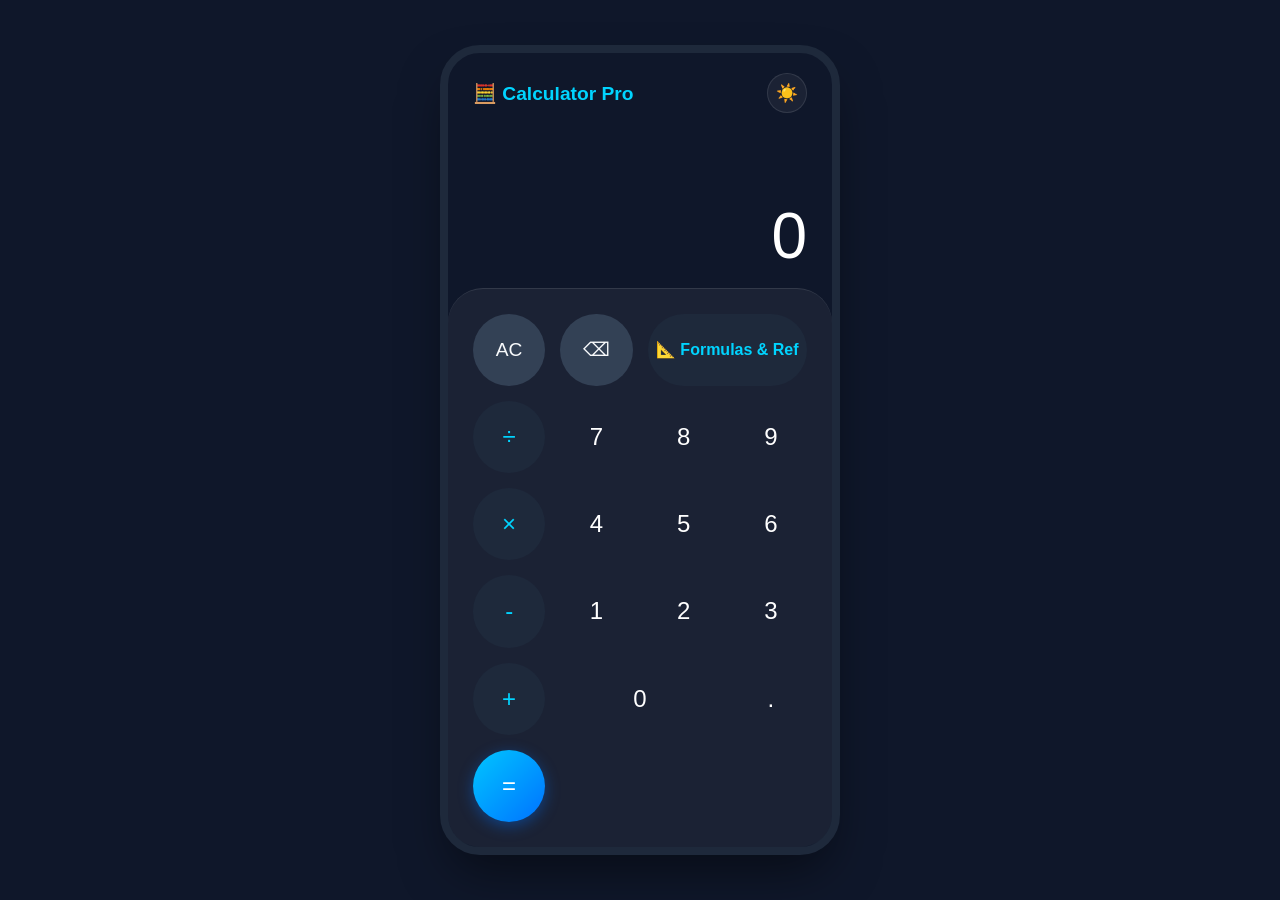
<file: index.html>
<!DOCTYPE html>
<html lang="en">
<head>
    <meta charset="UTF-8">
    <meta name="viewport" content="width=device-width, initial-scale=1.0, maximum-scale=1.0, user-scalable=no">
    <title>Smart Mobile Calculator Pro</title>
    <link rel="stylesheet" href="style.css">
</head>
<body>

<div class="mobile-frame">
    <!-- Header -->
    <header class="app-header">
        <h2>🧮 Calculator Pro</h2>
        <button id="themeToggleBtn" onclick="toggleTheme()" aria-label="Toggle Theme">☀️</button>
    </header>

    <!-- Display Screen -->
    <div class="display-screen">
        <div class="expression-display" id="expressionDisplay"></div>
        <div class="result-value" id="resultDisplay">0</div>
    </div>

    <!-- Mobile Keypad -->
    <div class="keypad">
        <button class="btn-action" onclick="clearAll()">AC</button>
        <button class="btn-action" onclick="deleteLast()">⌫</button>
        <button class="btn-formula" onclick="openModal()">📐 Formulas & Ref</button>
        <button class="btn-operator" onclick="appendChar('÷')">÷</button>

        <button class="btn-number" onclick="appendChar('7')">7</button>
        <button class="btn-number" onclick="appendChar('8')">8</button>
        <button class="btn-number" onclick="appendChar('9')">9</button>
        <button class="btn-operator" onclick="appendChar('×')">×</button>

        <button class="btn-number" onclick="appendChar('4')">4</button>
        <button class="btn-number" onclick="appendChar('5')">5</button>
        <button class="btn-number" onclick="appendChar('6')">6</button>
        <button class="btn-operator" onclick="appendChar('-')">-</button>

        <button class="btn-number" onclick="appendChar('1')">1</button>
        <button class="btn-number" onclick="appendChar('2')">2</button>
        <button class="btn-number" onclick="appendChar('3')">3</button>
        <button class="btn-operator" onclick="appendChar('+')">+</button>

        <button class="btn-number span-2" onclick="appendChar('0')">0</button>
        <button class="btn-number" onclick="appendChar('.')">.</button>
        <button class="btn-equal" onclick="calculateResult()">=</button>
    </div>
</div>

<!-- Dynamic Formula Modal -->
<div id="formulaModal" class="modal-overlay">
    <div class="modal-card">
        <button class="modal-close" onclick="closeModal()">✖</button>
        <h2>📐 Formula Library</h2>
        
        <!-- Search Bar -->
        <input type="text" id="formulaSearch" class="search-bar" placeholder="Search formulas, stats, physics..." onkeyup="filterFormulas()">
        
        <!-- Dynamic Content Container -->
        <div class="modal-content" id="formulaListContainer">
            <!-- JS will inject formulas here -->
        </div>
    </div>
</div>

<!-- Toast Notification -->
<div id="toast" class="toast">Action Successful!</div>

<script src="script.js"></script>
</body>
</html>
</file>
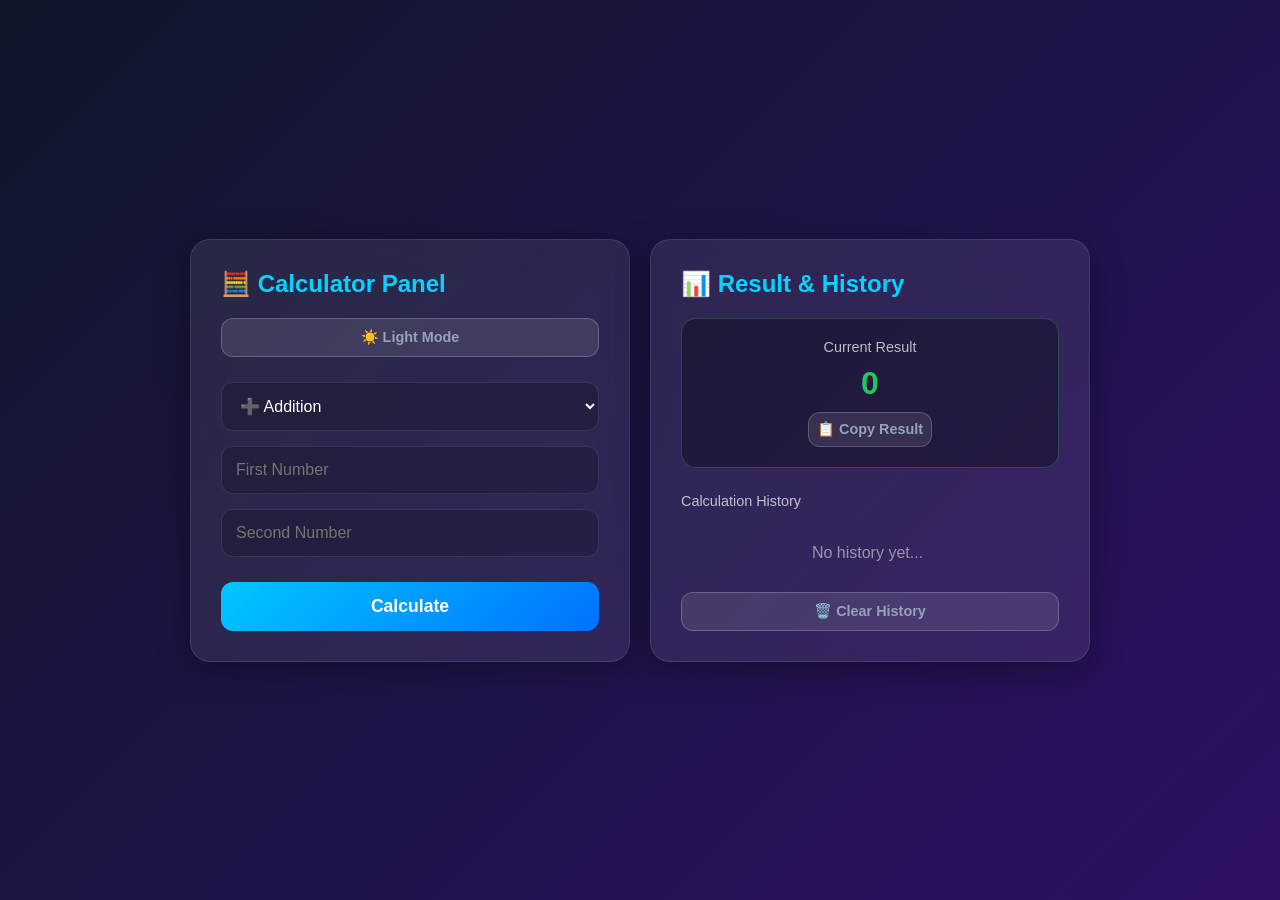
<file: calculator.html>
<!DOCTYPE html>
<html lang="en">
<head>
<meta charset="UTF-8">
<meta name="viewport" content="width=device-width, initial-scale=1.0">
<title>Infinite Calculator Pro</title>
<style>
    /* =========================================
       CSS: THEME & LAYOUT (DARK MODE DEFAULT)
       ========================================= */
    * {
        margin: 0;
        padding: 0;
        box-sizing: border-box;
        font-family: 'Segoe UI', Tahoma, Geneva, Verdana, sans-serif;
        transition: background 0.3s ease, color 0.3s ease; /* Smooth transition */
    }

    body {
        background: linear-gradient(135deg, #0f172a 0%, #2e1065 100%);
        color: #ffffff;
        display: flex;
        justify-content: center;
        align-items: center;
        min-height: 100vh;
        padding: 20px;
    }

    /* Main Container */
    .app-container {
        display: grid;
        grid-template-columns: 1fr 1fr;
        gap: 20px;
        width: 100%;
        max-width: 900px;
    }

    @media (max-width: 768px) {
        .app-container {
            grid-template-columns: 1fr;
        }
    }

    /* Glassmorphism Cards */
    .glass-card {
        background: rgba(255, 255, 255, 0.08);
        backdrop-filter: blur(16px);
        -webkit-backdrop-filter: blur(16px);
        border: 1px solid rgba(255, 255, 255, 0.1);
        border-radius: 20px;
        padding: 30px;
        box-shadow: 0 8px 32px 0 rgba(0, 0, 0, 0.37);
        display: flex;
        flex-direction: column;
        gap: 15px;
    }

    h2 {
        color: #00D4FF;
        font-size: 1.5rem;
        margin-bottom: 5px;
        display: flex;
        align-items: center;
        gap: 10px;
    }

    /* Inputs & Selects */
    select, input {
        width: 100%;
        padding: 14px;
        background: rgba(0, 0, 0, 0.2);
        border: 1px solid rgba(255, 255, 255, 0.1);
        border-radius: 12px;
        color: #ffffff;
        font-size: 1rem;
        outline: none;
        transition: all 0.3s ease;
    }

    select option {
        background: #0f172a;
        color: #ffffff;
    }

    select:focus, input:focus {
        border-color: #00D4FF;
        box-shadow: 0 0 10px rgba(0, 212, 255, 0.3);
    }

    /* Primary Neon Button */
    button {
        width: 100%;
        padding: 14px;
        background: linear-gradient(135deg, #00c6ff, #0072ff);
        color: white;
        border: none;
        border-radius: 12px;
        font-size: 1.1rem;
        font-weight: bold;
        cursor: pointer;
        transition: transform 0.2s, box-shadow 0.2s;
        margin-top: 10px;
    }

    button:hover {
        transform: translateY(-2px);
        box-shadow: 0 10px 20px rgba(0, 114, 255, 0.4);
    }

    button:active {
        transform: translateY(0);
    }

    /* Secondary Buttons */
    .btn-secondary {
        background: rgba(255, 255, 255, 0.1);
        border: 1px solid rgba(255, 255, 255, 0.2);
        color: #94a3b8;
        font-size: 0.9rem;
        padding: 10px;
        margin-top: 0;
    }
    
    .btn-secondary:hover {
        background: rgba(255, 255, 255, 0.2);
        box-shadow: none;
        color: white;
    }

    /* Right Panel Elements */
    .current-result-box {
        background: rgba(0, 0, 0, 0.3);
        padding: 20px;
        border-radius: 15px;
        text-align: center;
        border: 1px solid rgba(34, 197, 94, 0.3);
    }

    .result-value {
        font-size: 2rem;
        font-weight: bold;
        color: #22c55e;
        margin: 10px 0;
        word-break: break-all;
    }

    .history-container {
        flex-grow: 1;
        overflow-y: auto;
        max-height: 230px;
        display: flex;
        flex-direction: column;
        gap: 10px;
        padding-right: 5px;
    }

    .history-container::-webkit-scrollbar { width: 6px; }
    .history-container::-webkit-scrollbar-thumb {
        background: rgba(255, 255, 255, 0.2);
        border-radius: 10px;
    }

    .history-item {
        background: rgba(255, 255, 255, 0.05);
        padding: 12px;
        border-radius: 8px;
        font-size: 0.95rem;
        color: #e2e8f0;
        border-left: 4px solid #00D4FF;
        animation: fadeIn 0.3s ease-in;
    }

    /* Toast Notification */
    .toast {
        position: fixed;
        bottom: -60px;
        left: 50%;
        transform: translateX(-50%);
        background: #22c55e;
        color: white;
        padding: 12px 24px;
        border-radius: 30px;
        box-shadow: 0 4px 15px rgba(0,0,0,0.2);
        transition: bottom 0.4s cubic-bezier(0.68, -0.55, 0.265, 1.55);
        z-index: 1000;
    }

    .toast.show { bottom: 30px; }

    @keyframes fadeIn {
        from { opacity: 0; transform: translateX(-10px); }
        to { opacity: 1; transform: translateX(0); }
    }

    /* =========================================
       CSS: LIGHT MODE OVERRIDES
       ========================================= */
    body.light-mode {
        background: linear-gradient(135deg, #f8fafc 0%, #cbd5e1 100%);
        color: #0f172a;
    }
    body.light-mode .glass-card {
        background: rgba(255, 255, 255, 0.6);
        border: 1px solid rgba(255, 255, 255, 1);
        box-shadow: 0 8px 32px 0 rgba(0, 0, 0, 0.1);
    }
    body.light-mode h2 {
        color: #0284c7; /* Darker blue for contrast */
    }
    body.light-mode select, body.light-mode input {
        background: rgba(255, 255, 255, 0.8);
        color: #0f172a;
        border: 1px solid rgba(0, 0, 0, 0.15);
    }
    body.light-mode select option {
        background: #ffffff;
        color: #0f172a;
    }
    body.light-mode .btn-secondary {
        background: rgba(0, 0, 0, 0.05);
        border: 1px solid rgba(0, 0, 0, 0.15);
        color: #475569;
    }
    body.light-mode .btn-secondary:hover {
        background: rgba(0, 0, 0, 0.1);
        color: #0f172a;
    }
    body.light-mode .current-result-box {
        background: rgba(255, 255, 255, 0.8);
        border: 1px solid rgba(34, 197, 94, 0.5);
    }
    body.light-mode .history-item {
        background: rgba(255, 255, 255, 0.9);
        color: #334155;
        border-left: 4px solid #0284c7;
    }
    body.light-mode .history-container::-webkit-scrollbar-thumb {
        background: rgba(0, 0, 0, 0.2);
    }
</style>
</head>
<body>

<div class="app-container">
    <!-- LEFT PANEL: CALCULATOR -->
    <div class="glass-card">
        <h2>🧮 Calculator Panel</h2>
        
        <!-- Theme Toggle Button -->
        <button id="themeToggleBtn" class="btn-secondary" onclick="toggleTheme()" style="margin-bottom: 10px;">☀️ Light Mode</button>
        
        <select id="operation" onchange="updateFields()">
            <option value="add">➕ Addition</option>
            <option value="sub">➖ Subtraction</option>
            <option value="mul">✖️ Multiplication</option>
            <option value="div">➗ Division</option>
            <option value="temp">🌡️ Celsius → Fahrenheit</option>
            <option value="km">📏 Kilometers → Miles</option>
            <option value="volume">🧊 Volume Calculator</option>
        </select>

        <div id="volumeBox" style="display: none;">
            <select id="shape" onchange="updateVolumeFields()">
                <option value="cube">Cube</option>
                <option value="cuboid">Cuboid</option>
                <option value="cylinder">Cylinder</option>
            </select>
        </div>

        <input type="number" id="num1" placeholder="First Number" autocomplete="off">
        <input type="number" id="num2" placeholder="Second Number" autocomplete="off">
        <input type="number" id="num3" placeholder="Third Number" style="display: none;" autocomplete="off">

        <button onclick="calculate(false)">Calculate</button>
    </div>

    <!-- RIGHT PANEL: RESULT & HISTORY -->
    <div class="glass-card">
        <h2>📊 Result & History</h2>
        
        <div class="current-result-box">
            <div style="color: inherit; opacity: 0.7; font-size: 0.9rem;">Current Result</div>
            <div class="result-value" id="currentResult">0</div>
            <button class="btn-secondary" style="padding: 8px; width: auto; font-size: 0.9rem;" onclick="copyResult()">
                📋 Copy Result
            </button>
        </div>

        <div style="color: inherit; opacity: 0.7; margin-top: 10px; font-size: 0.9rem;">Calculation History</div>
        <div class="history-container" id="historyList">
            <!-- History items populate here -->
        </div>
        
        <button class="btn-secondary" onclick="clearHistory()">🗑️ Clear History</button>
    </div>
</div>

<!-- Toast Notification -->
<div id="toast" class="toast">Copied to clipboard!</div>

<script>
    /* =========================================
       JAVASCRIPT: LOGIC & DOM MANIPULATION
       ========================================= */

    const operation = document.getElementById("operation");
    const shape = document.getElementById("shape");
    const volumeBox = document.getElementById("volumeBox");
    const num1 = document.getElementById("num1");
    const num2 = document.getElementById("num2");
    const num3 = document.getElementById("num3");
    const currentResult = document.getElementById("currentResult");
    const historyList = document.getElementById("historyList");
    
    // --- THEME LOGIC ---
    function toggleTheme() {
        const body = document.body;
        const themeBtn = document.getElementById('themeToggleBtn');
        body.classList.toggle('light-mode');
        
        if (body.classList.contains('light-mode')) {
            themeBtn.innerHTML = '🌙 Dark Mode';
            localStorage.setItem('calcTheme', 'light');
        } else {
            themeBtn.innerHTML = '☀️ Light Mode';
            localStorage.setItem('calcTheme', 'dark');
        }
    }

    // Check saved theme on load
    if (localStorage.getItem('calcTheme') === 'light') {
        document.body.classList.add('light-mode');
        document.getElementById('themeToggleBtn').innerHTML = '🌙 Dark Mode';
    }

    // --- CALCULATOR LOGIC ---
    let historyArr = JSON.parse(sessionStorage.getItem('calcHistory')) || [];
    renderHistory();
    updateFields(); 

    function updateFields() {
        const op = operation.value;
        
        num1.style.display = "block";
        num2.style.display = "block";
        num3.style.display = "none";
        volumeBox.style.display = "none";
        num1.value = ""; num2.value = ""; num3.value = "";

        switch(op) {
            case "add":
            case "sub":
            case "mul":
                num1.placeholder = "First Number";
                num2.placeholder = "Second Number";
                break;
            case "div":
                num1.placeholder = "Dividend";
                num2.placeholder = "Divisor";
                break;
            case "temp":
                num1.placeholder = "Temperature in Celsius";
                num2.style.display = "none";
                break;
            case "km":
                num1.placeholder = "Distance in Kilometers";
                num2.style.display = "none";
                break;
            case "volume":
                volumeBox.style.display = "block";
                updateVolumeFields();
                break;
        }
        calculate(true); 
    }

    function updateVolumeFields() {
        num1.value = ""; num2.value = ""; num3.value = "";
        
        switch(shape.value) {
            case "cube":
                num1.placeholder = "Side Length";
                num2.style.display = "none";
                num3.style.display = "none";
                break;
            case "cuboid":
                num1.placeholder = "Length";
                num2.placeholder = "Breadth";
                num3.placeholder = "Height";
                num2.style.display = "block";
                num3.style.display = "block";
                break;
            case "cylinder":
                num1.placeholder = "Radius";
                num2.placeholder = "Height";
                num2.style.display = "block";
                num3.style.display = "none";
                break;
        }
        calculate(true);
    }

    function calculate(isLivePreview = false) {
        const op = operation.value;
        const n1 = parseFloat(num1.value) || 0;
        const n2 = parseFloat(num2.value) || 0;
        const n3 = parseFloat(num3.value) || 0;
        
        let ans = 0;
        let formula = "";

        if (isLivePreview && num1.value === "") {
            currentResult.innerText = "0";
            return;
        }

        switch(op) {
            case "add":
                ans = n1 + n2;
                formula = `${n1} + ${n2} = ${ans}`;
                break;
            case "sub":
                ans = n1 - n2;
                formula = `${n1} - ${n2} = ${ans}`;
                break;
            case "mul":
                ans = n1 * n2;
                formula = `${n1} × ${n2} = ${ans}`;
                break;
            case "div":
                if(n2 === 0) {
                    ans = "Error";
                    formula = "Cannot Divide by Zero";
                } else {
                    ans = parseFloat((n1 / n2).toFixed(4));
                    formula = `${n1} ÷ ${n2} = ${ans}`;
                }
                break;
            case "temp":
                ans = parseFloat(((n1 * 9) / 5) + 32).toFixed(2);
                formula = `${n1}°C → ${ans}°F`;
                ans += " °F";
                break;
            case "km":
                ans = parseFloat(n1 * 0.621371).toFixed(4);
                formula = `${n1} km → ${ans} mi`;
                ans += " mi";
                break;
            case "volume":
                switch(shape.value) {
                    case "cube":
                        ans = Math.pow(n1, 3);
                        formula = `Cube(${n1}) = ${ans}`;
                        break;
                    case "cuboid":
                        ans = n1 * n2 * n3;
                        formula = `Cuboid(${n1}×${n2}×${n3}) = ${ans}`;
                        break;
                    case "cylinder":
                        ans = parseFloat((Math.PI * Math.pow(n1, 2) * n2).toFixed(2));
                        formula = `Cylinder(r:${n1}, h:${n2}) = ${ans}`;
                        break;
                }
                break;
        }

        currentResult.innerText = ans;

        if (!isLivePreview && formula !== "Cannot Divide by Zero" && num1.value !== "") {
            addToHistory(formula);
        }
    }

    [num1, num2, num3].forEach(input => {
        input.addEventListener('input', () => calculate(true));
    });

    document.addEventListener('keypress', function(e) {
        if (e.key === 'Enter') calculate(false);
    });

    function addToHistory(formula) {
        historyArr.unshift(formula);
        if (historyArr.length > 20) historyArr.pop();
        sessionStorage.setItem('calcHistory', JSON.stringify(historyArr));
        renderHistory();
    }

    function renderHistory() {
        historyList.innerHTML = "";
        if (historyArr.length === 0) {
            historyList.innerHTML = `<div style="opacity: 0.5; text-align: center; margin-top: 20px;">No history yet...</div>`;
            return;
        }
        historyArr.forEach(item => {
            const div = document.createElement("div");
            div.className = "history-item";
            div.innerText = item;
            historyList.appendChild(div);
        });
    }

    function clearHistory() {
        historyArr = [];
        sessionStorage.removeItem('calcHistory');
        renderHistory();
        showToast("History Cleared");
    }

    function copyResult() {
        const resultText = currentResult.innerText;
        if(resultText !== "0" && resultText !== "Error") {
            navigator.clipboard.writeText(resultText);
            showToast("Copied to clipboard!");
        }
    }

    function showToast(message) {
        const toast = document.getElementById("toast");
        toast.innerText = message;
        toast.classList.add("show");
        setTimeout(() => toast.classList.remove("show"), 2500);
    }
</script>
</body>
</html>
</file>
<file: style.css>
/* =========================================
   THEME VARIABLES & RESET
   ========================================= */
:root {
    --bg-color: #0f172a;
    --card-bg: rgba(255, 255, 255, 0.05);
    --text-primary: #ffffff;
    --text-secondary: #94a3b8;
    --accent: #00D4FF;
    --operator-bg: #1e293b;
    --operator-color: #00D4FF;
    --action-bg: #334155;
    --action-color: #f8fafc;
    --equal-bg: linear-gradient(135deg, #00c6ff, #0072ff);
    --success: #22c55e;
    --border-color: rgba(255, 255, 255, 0.1);
    --input-bg: rgba(0, 0, 0, 0.3);
}

body.light-mode {
    --bg-color: #f1f5f9;
    --card-bg: #ffffff;
    --text-primary: #0f172a;
    --text-secondary: #64748b;
    --accent: #0284c7;
    --operator-bg: #e2e8f0;
    --operator-color: #0284c7;
    --action-bg: #cbd5e1;
    --action-color: #0f172a;
    --border-color: rgba(0, 0, 0, 0.1);
    --input-bg: #ffffff;
}

* { margin: 0; padding: 0; box-sizing: border-box; font-family: -apple-system, BlinkMacSystemFont, "Segoe UI", Roboto, sans-serif; -webkit-tap-highlight-color: transparent; }
body { background-color: var(--bg-color); color: var(--text-primary); display: flex; justify-content: center; align-items: center; min-height: 100vh; transition: background-color 0.3s ease; }

/* Mobile Frame & Keypad (Same as before) */
.mobile-frame { width: 100%; max-width: 400px; height: 100vh; max-height: 850px; background: var(--bg-color); display: flex; flex-direction: column; position: relative; overflow: hidden; }
@media (min-width: 450px) { .mobile-frame { height: 90vh; border-radius: 40px; box-shadow: 0 25px 50px -12px rgba(0, 0, 0, 0.5); border: 8px solid #1e293b; } body.light-mode .mobile-frame { border-color: #cbd5e1; } }
.app-header { display: flex; justify-content: space-between; align-items: center; padding: 20px 25px 10px; }
.app-header h2 { font-size: 1.2rem; color: var(--accent); }
#themeToggleBtn { background: var(--card-bg); border: 1px solid var(--border-color); color: var(--text-primary); border-radius: 50%; width: 40px; height: 40px; font-size: 1.1rem; cursor: pointer; }
.display-screen { flex-grow: 1; display: flex; flex-direction: column; justify-content: flex-end; align-items: flex-end; padding: 20px 25px; word-break: break-all; }
.expression-display { font-size: 1.5rem; color: var(--text-secondary); min-height: 30px; margin-bottom: 10px; }
.result-value { font-size: 4rem; font-weight: 300; line-height: 1; color: var(--text-primary); }
.keypad { display: grid; grid-template-columns: repeat(4, 1fr); gap: 15px; padding: 25px; background: var(--card-bg); border-radius: 35px 35px 0 0; border-top: 1px solid var(--border-color); }
button { border: none; border-radius: 50%; font-size: 1.5rem; cursor: pointer; display: flex; justify-content: center; align-items: center; transition: transform 0.1s, background-color 0.2s; aspect-ratio: 1 / 1; }
button:active { transform: scale(0.92); }
.btn-number { background: transparent; color: var(--text-primary); font-weight: 400; }
.btn-number:hover { background: rgba(150, 150, 150, 0.1); }
.btn-operator { background: var(--operator-bg); color: var(--operator-color); font-weight: 500; }
.btn-action { background: var(--action-bg); color: var(--action-color); font-size: 1.2rem; }
.btn-equal { background: var(--equal-bg); color: white; box-shadow: 0 4px 15px rgba(0, 114, 255, 0.4); }
.span-2 { grid-column: span 2; border-radius: 40px; aspect-ratio: auto; }
.btn-formula { background: var(--operator-bg); color: var(--operator-color); font-size: 1rem; border-radius: 40px; grid-column: span 2; aspect-ratio: auto; font-weight: 600; }

/* MODAL & DYNAMIC LIST STYLES */
.modal-overlay { display: none; position: fixed; top: 0; left: 0; width: 100%; height: 100%; background: rgba(0,0,0,0.7); backdrop-filter: blur(8px); z-index: 2000; justify-content: center; align-items: center; padding: 20px; }
.modal-card { background: var(--bg-color); width: 100%; max-width: 400px; max-height: 85vh; border-radius: 20px; padding: 25px; position: relative; display: flex; flex-direction: column; border: 1px solid var(--border-color); }
.modal-close { position: absolute; top: 15px; right: 15px; background: none; border: none; font-size: 1.5rem; color: var(--text-secondary); width: auto; height: auto; }

.search-bar { width: 100%; padding: 14px; margin-top: 15px; margin-bottom: 10px; border-radius: 12px; border: 1px solid var(--border-color); background: var(--input-bg); color: var(--text-primary); font-size: 1rem; outline: none; }
.search-bar:focus { border-color: var(--accent); }

.modal-content { overflow-y: auto; display: flex; flex-direction: column; gap: 8px; padding-right: 5px; }
.modal-content::-webkit-scrollbar { width: 4px; }
.modal-content::-webkit-scrollbar-thumb { background: var(--border-color); border-radius: 10px; }

.formula-category-title { color: var(--text-primary); font-weight: bold; font-size: 1.1rem; margin-top: 15px; border-bottom: 1px solid var(--border-color); padding-bottom: 5px; }
.formula-item { background: var(--card-bg); padding: 15px; border-radius: 12px; border: 1px solid var(--border-color); display: flex; flex-direction: column; gap: 5px; }

/* Styles for formulas that can be clicked vs reference only */
.formula-item.applicable { cursor: pointer; transition: 0.2s; border-left: 3px solid var(--success); }
.formula-item.applicable:hover { border-color: var(--success); transform: translateY(-2px); }
.formula-item.reference { border-left: 3px solid var(--text-secondary); opacity: 0.85; }

.formula-title { color: var(--accent); font-weight: 600; font-size: 1rem; }
.formula-desc { color: var(--text-primary); font-size: 0.95rem; font-family: monospace; background: rgba(0,0,0,0.2); padding: 5px; border-radius: 5px; word-break: break-all; }
body.light-mode .formula-desc { background: rgba(0,0,0,0.05); }

.formula-hint { font-size: 0.75rem; color: var(--success); font-weight: bold; margin-top: 5px; }
.formula-ref-hint { font-size: 0.75rem; color: var(--text-secondary); font-style: italic; margin-top: 5px; }

/* Toast */
.toast { position: fixed; bottom: -60px; left: 50%; transform: translateX(-50%); background: var(--success); color: white; padding: 12px 24px; border-radius: 30px; font-size: 0.9rem; transition: bottom 0.4s cubic-bezier(0.68, -0.55, 0.265, 1.55); z-index: 3000; }
.toast.show { bottom: 30px; }
</file>
